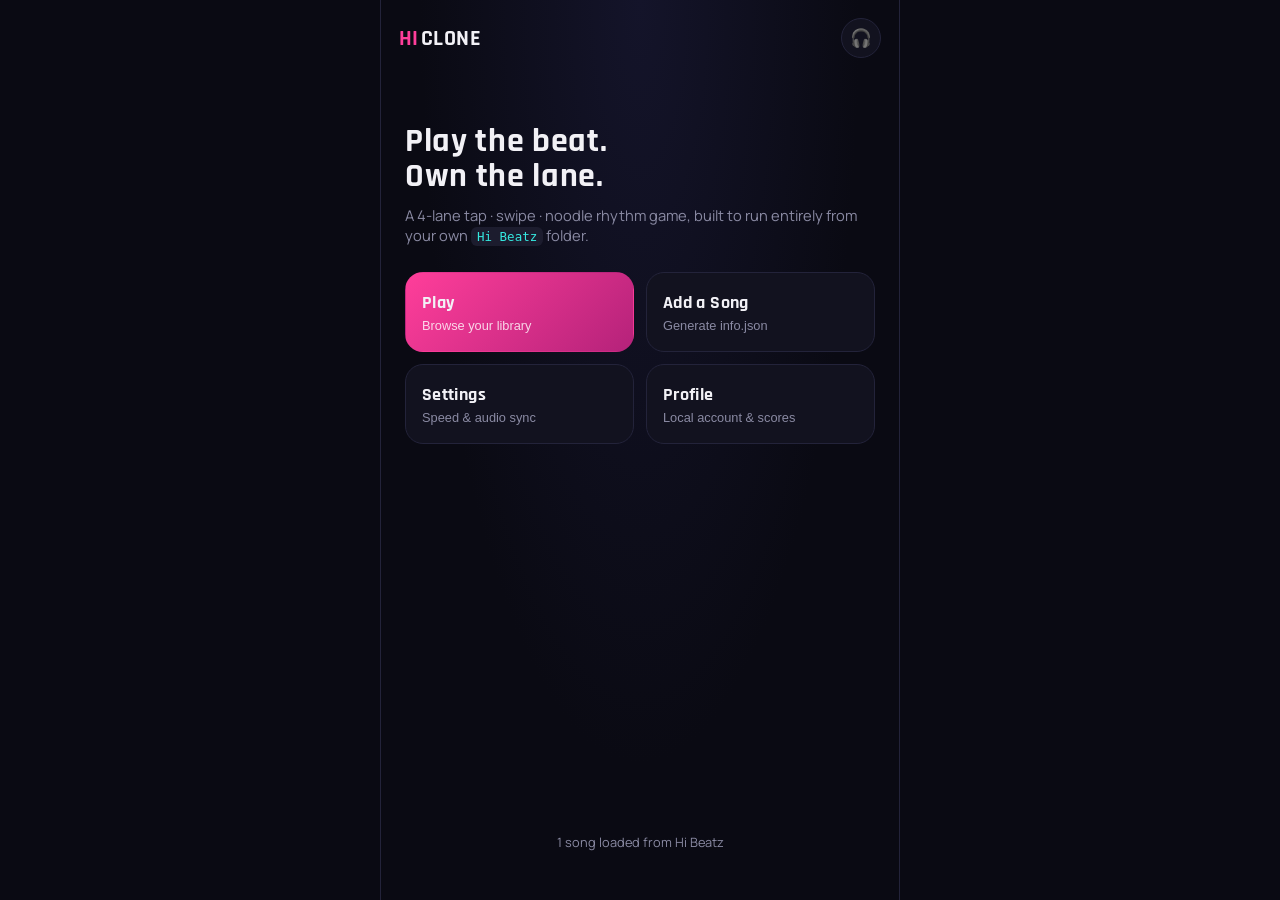
<file: index.html>
<!DOCTYPE html>
<html lang="en">
<head>
<meta charset="UTF-8">
<meta name="viewport" content="width=device-width, initial-scale=1, maximum-scale=1, user-scalable=no">
<title>Hi Clone</title>
<link rel="preconnect" href="https://fonts.googleapis.com">
<link href="https://fonts.googleapis.com/css2?family=Rajdhani:wght@500;600;700&family=Manrope:wght@400;500;700;800&display=swap" rel="stylesheet">
<link rel="stylesheet" href="style.css">
</head>
<body>

<div id="app">

  <!-- ============ HOME ============ -->
  <section id="screen-home" class="screen active">
    <header class="topbar">
      <div class="brand">
        <span class="brand-hi">HI</span><span class="brand-clone">CLONE</span>
      </div>
      <button class="iconbtn" data-nav="profile" aria-label="Profile">
        <span id="profile-avatar">🎧</span>
      </button>
    </header>

    <div class="home-hero">
      <div class="pulse-bar" aria-hidden="true">
        <span></span><span></span><span></span><span></span>
      </div>
      <h1>Play the beat.<br>Own the lane.</h1>
      <p class="sub">A 4-lane tap · swipe · noodle rhythm game, built to run entirely from your own <code>Hi Beatz</code> folder.</p>
    </div>

    <nav class="home-menu">
      <button class="menu-tile primary" data-nav="songselect">
        <span class="tile-label">Play</span>
        <span class="tile-sub">Browse your library</span>
      </button>
      <button class="menu-tile" data-nav="manage">
        <span class="tile-label">Add a Song</span>
        <span class="tile-sub">Generate info.json</span>
      </button>
      <button class="menu-tile" data-nav="settings">
        <span class="tile-label">Settings</span>
        <span class="tile-sub">Speed &amp; audio sync</span>
      </button>
      <button class="menu-tile" data-nav="profile">
        <span class="tile-label">Profile</span>
        <span class="tile-sub">Local account &amp; scores</span>
      </button>
    </nav>

    <p class="home-footnote" id="manifest-status">Loading your library…</p>
  </section>

  <!-- ============ SONG SELECT ============ -->
  <section id="screen-songselect" class="screen">
    <header class="topbar">
      <button class="iconbtn" data-nav="home" aria-label="Back">←</button>
      <div class="title-block">
        <h2>Song Select</h2>
      </div>
      <span></span>
    </header>

    <div id="song-list" class="song-list">
      <!-- populated by js -->
    </div>
  </section>

  <!-- ============ DIFFICULTY PICK ============ -->
  <section id="screen-difficulty" class="screen">
    <header class="topbar">
      <button class="iconbtn" data-nav="songselect" aria-label="Back">←</button>
      <div class="title-block">
        <h2 id="diff-title">Song</h2>
        <p id="diff-artist" class="muted"></p>
      </div>
      <span></span>
    </header>

    <div class="diff-art-wrap">
      <img id="diff-artwork" alt="" />
    </div>

    <div id="diff-chart-list" class="diff-list"></div>

    <button id="diff-play-btn" class="cta-btn" disabled>Select a difficulty</button>
  </section>


   

  <!-- ============ GAMEPLAY ============ -->
  <section id="screen-game" class="screen">

  <!-- ============ GAMEPLAY ============ -->
  <section id="screen-game" class="screen game-screen">
    <div class="game-topline">
      <div class="hud-score" id="hud-score">0</div>
      <button class="iconbtn small" id="pause-btn" aria-label="Pause">❙❙</button>
    </div>

    <div class="disc-header">
      <div class="wave wave-left">
        <span></span><span></span><span></span><span></span><span></span>
      </div>

      <div class="disc-wrap">
        <div class="disc-ring" id="disc-ring">
          <div class="disc-art"><img id="disc-art-img" alt=""></div>
        </div>
        <div class="disc-title" id="disc-title">Song Title</div>
        <div class="combo-arc" id="combo-arc">
          <svg viewBox="0 0 120 40" class="combo-smile"><path d="M14,4 Q60,42 106,4" fill="none" stroke-linecap="round"/></svg>
          <span class="combo-x" id="hud-combo-label">x 0</span>
        </div>
      </div>

      <div class="wave wave-right">
        <span></span><span></span><span></span><span></span><span></span>
      </div>
    </div>

    <div class="game-track-wrap">
      <canvas id="game-canvas"></canvas>
      <div id="judgment-flash" class="judgment-flash"></div>
      <div id="lane-tiles" class="lane-tiles">
        <div class="lane-tile" data-lane="0"><span class="lane-tile-bar"></span></div>
        <div class="lane-tile" data-lane="1"><span class="lane-tile-bar"></span></div>
        <div class="lane-tile" data-lane="2"><span class="lane-tile-bar"></span></div>
        <div class="lane-tile" data-lane="3"><span class="lane-tile-bar"></span></div>
      </div>
      <div id="touch-lanes" class="touch-lanes">
        <div class="touch-lane" data-lane="0"></div>
        <div class="touch-lane" data-lane="1"></div>
        <div class="touch-lane" data-lane="2"></div>
        <div class="touch-lane" data-lane="3"></div>
      </div>
    </div>
  </section>

  <!-- ============ PAUSE OVERLAY ============ -->
  <div id="pause-overlay" class="overlay">
    <div class="overlay-card">
      <h2>Paused</h2>
      <button class="cta-btn" id="resume-btn">Resume</button>
      <button class="ghost-btn" id="restart-btn">Restart</button>
      <button class="ghost-btn" id="quit-btn">Quit to menu</button>
    </div>
  </div>

  <!-- ============ RESULTS ============ -->
  <section id="screen-results" class="screen">
    <header class="topbar">
      <span></span>
      <div class="title-block"><h2>Results</h2></div>
      <span></span>
    </header>

    <div class="results-card">
      <p class="results-song" id="results-song"></p>
      <div class="results-grade" id="results-grade">-</div>
      <div class="results-score" id="results-score">0</div>
      <div class="results-breakdown">
        <div><span class="dot perfect"></span>Perfect <b id="res-perfect">0</b></div>
        <div><span class="dot great"></span>Great <b id="res-great">0</b></div>
        <div><span class="dot good"></span>Good <b id="res-good">0</b></div>
        <div><span class="dot miss"></span>Miss <b id="res-miss">0</b></div>
      </div>
      <div class="results-meta">
        <span>Max Combo: <b id="res-maxcombo">0</b></span>
        <span>Accuracy: <b id="res-accuracy">0%</b></span>
      </div>
    </div>

    <div class="results-actions">
      <button class="cta-btn" id="results-retry">Retry</button>
      <button class="ghost-btn" data-nav="songselect">Song Select</button>
      <button class="ghost-btn" data-nav="home">Home</button>
    </div>
  </section>

  <!-- ============ SETTINGS ============ -->
  <section id="screen-settings" class="screen">
    <header class="topbar">
      <button class="iconbtn" data-nav="home" aria-label="Back">←</button>
      <div class="title-block"><h2>Settings</h2></div>
      <span></span>
    </header>

    <div class="settings-body">
      <div class="setting-block">
        <label for="speed-slider">Scroll Speed <span id="speed-value">1.0×</span></label>
        <input type="range" id="speed-slider" min="0.5" max="3" step="0.1" value="1.0">
      </div>

      <div class="setting-block">
        <label>Audio Sync</label>
        <p class="muted small">Calibrate the delay between what you hear and when you tap. Tap the button in time with the beeps.</p>
        <div class="sync-visual">
          <div id="sync-pulse" class="sync-pulse"></div>
        </div>
        <button class="cta-btn" id="sync-start-btn">Start Calibration</button>
        <p class="small" id="sync-result">Current offset: <b id="sync-offset-display">0 ms</b></p>
      </div>

      <div class="setting-block">
        <label for="key-hint">Lane Keys</label>
        <p class="muted small">D&nbsp;F&nbsp;J&nbsp;K for lanes 1–4. Left / Right arrow keys count as swipe input. Hold the lane key through a noodle note.</p>
      </div>
    </div>
  </section>

  <!-- ============ MANAGE / ADD SONG ============ -->
  <section id="screen-manage" class="screen">
    <header class="topbar">
      <button class="iconbtn" data-nav="home" aria-label="Back">←</button>
      <div class="title-block"><h2>Add a Song</h2></div>
      <span></span>
    </header>

    <div class="settings-body">
      <p class="muted small">Fill this in, then paste the generated JSON into <code>info.json</code> inside your song's folder. Full folder/chart instructions live in <code>Hi Beatz/README.md</code>.</p>

      <div class="setting-block">
        <label for="gen-title">Title</label>
        <input type="text" id="gen-title" placeholder="7 rings">
      </div>
      <div class="setting-block">
        <label for="gen-artist">Artist</label>
        <input type="text" id="gen-artist" placeholder="Ariana Grande">
      </div>
      <div class="setting-block">
        <label for="gen-diff">Difficulty</label>
        <select id="gen-diff">
          <option value="Standard">Standard (_ST)</option>
          <option value="Gold">Gold (_GOLD)</option>
          <option value="Diamond">Diamond (_DIAMOND)</option>
        </select>
      </div>
      <div class="setting-block">
        <label for="gen-bpm">BPM</label>
        <input type="number" id="gen-bpm" placeholder="120">
      </div>
      <div class="setting-block">
        <label for="gen-folder">Folder name (auto)</label>
        <input type="text" id="gen-folder" readonly>
      </div>

      <button class="cta-btn" id="gen-build-btn">Generate info.json</button>

      <div class="setting-block" id="gen-output-wrap" <style="display:none;">
        <label>info.json — save this into your song folder</label>
        <textarea id="gen-output" rows="9" readonly></textarea>
        <button class="ghost-btn" id="gen-copy-btn">Copy</button>
        <p class="muted small">Don't forget to add <code id="gen-folder-echo"></code> to <code>songs.json</code> so the game can find it.</p>
      </div>
    </div>
  </section>

  <!-- ============ PROFILE ============ -->
  <section id="screen-profile" <div class="screen">
    <header class="topbar">
      <button class="iconbtn" data-nav="home" aria-label="Back">←</button>
      <div class="title-block"><h2>Profile</h2></div>
      <span></span>
    </header>

    <div class="settings-body">
      <p class="muted small">This is a local, on-device profile — Hi Clone runs on GitHub Pages with no server, so there's no real login. Your name and scores are saved in this browser only.</p>

      <div class="setting-block">
        <label for="profile-name">Name</label>
        <input type="text" id="profile-name" placeholder="Player">
      </div>
      <div class="setting-block">
        <label>Avatar</label>
        <div class="avatar-grid" id="avatar-grid"></div>
      </div>
      <button class="cta-btn" id="profile-save-btn">Save Profile</button>

      <div class="setting-block">
        <label>High Scores</label>
        <div id="highscore-list" class="highscore-list"></div>
      </div>
    </div>
  </section>

</div>

<script src="js/account.js"></script>
<script src="js/game.js"></script>
<script src="js/main.js"></script>
</body>
</html>
</file>
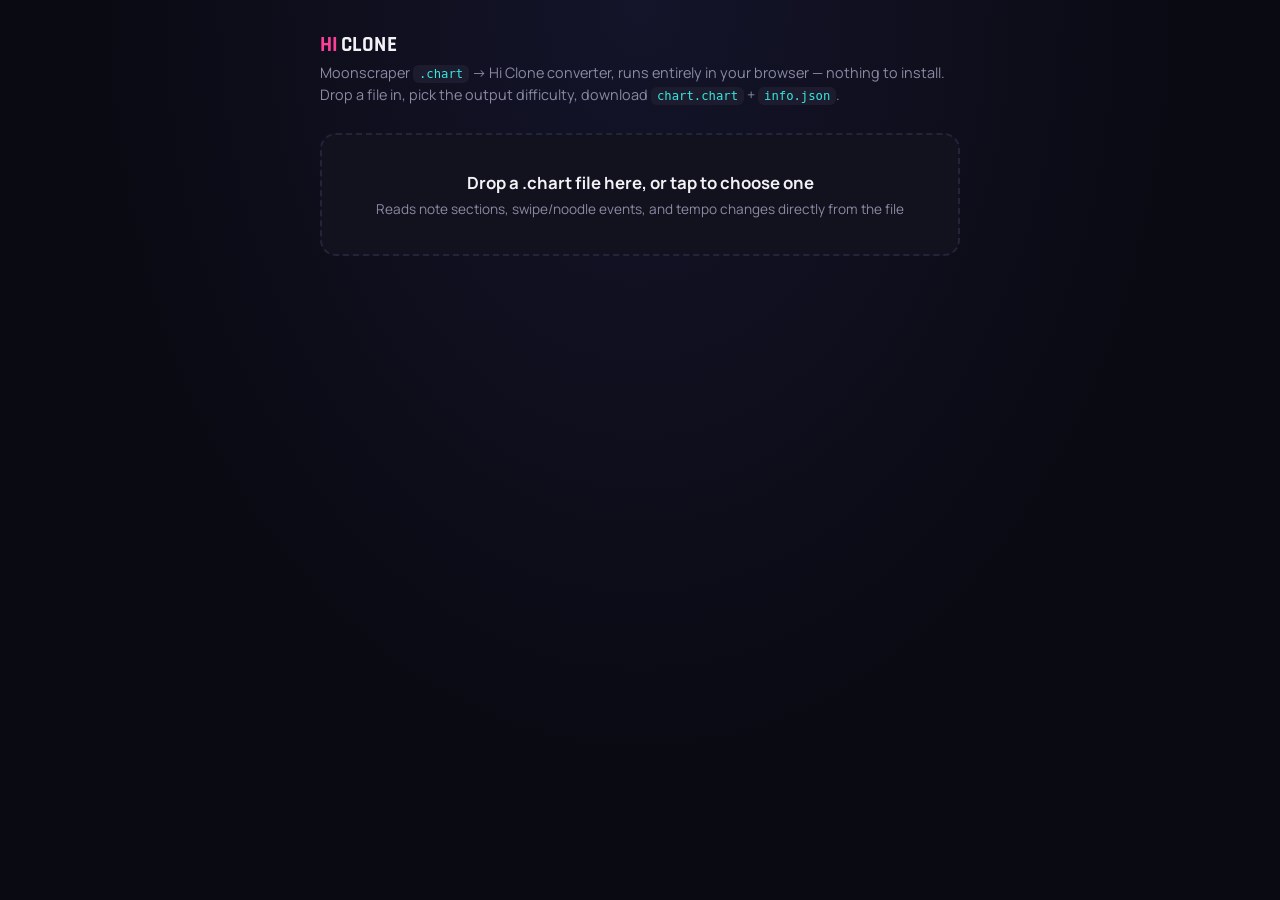
<file: tools/moonscraper-converter.html>
<!DOCTYPE html>
<html lang="en">
<head>
<meta charset="UTF-8">
<meta name="viewport" content="width=device-width, initial-scale=1">
<title>Hi Clone — Moonscraper Converter</title>
<link rel="preconnect" href="https://fonts.googleapis.com">
<link href="https://fonts.googleapis.com/css2?family=Rajdhani:wght@600;700&family=Manrope:wght@400;500;700&display=swap" rel="stylesheet">
<style>
:root{
  --bg:#0a0a13; --bg-raised:#12121f; --line:#23233a; --ink:#f2f1f6; --muted:#8a8aa3;
  --lane1:#ff3e9a; --lane2:#35e8e0; --lane3:#ffc145; --lane4:#9b5de5;
}
*{ box-sizing:border-box; }
body{
  margin:0; min-height:100vh; background:radial-gradient(ellipse at top,#14142a 0%,#0a0a13 60%);
  color:var(--ink); font-family:'Manrope',system-ui,sans-serif; padding:32px 20px 80px;
}
h1,h2,.brand{ font-family:'Rajdhani',sans-serif; letter-spacing:.02em; }
.wrap{ max-width:640px; margin:0 auto; }
.brand{ font-size:1.3rem; font-weight:700; margin-bottom:4px; }
.brand-hi{ color:var(--lane1); } .brand-clone{ color:var(--ink); margin-left:2px; }
.subtitle{ color:var(--muted); font-size:.9rem; margin:0 0 28px; line-height:1.5; }
code{ background:#1c1c2e; padding:2px 6px; border-radius:6px; font-size:.85em; color:var(--lane2); }

.dropzone{
  border:2px dashed var(--line); border-radius:16px; padding:36px 20px; text-align:center;
  cursor:pointer; transition:border-color .15s, background .15s; background:var(--bg-raised);
}
.dropzone.drag{ border-color:var(--lane2); background:#16233a; }
.dropzone .big{ font-weight:700; font-size:1.05rem; margin-bottom:6px; }
.dropzone .small{ color:var(--muted); font-size:.85rem; }
input[type=file]{ display:none; }

.panel{
  margin-top:22px; background:var(--bg-raised); border:1px solid var(--line);
  border-radius:16px; padding:20px; display:none;
}
.panel.show{ display:block; }
.field{ margin-bottom:16px; }
.field label{ display:block; font-weight:700; font-size:.88rem; margin-bottom:6px; }
select, input[type=text]{
  width:100%; padding:11px 13px; border-radius:10px; border:1px solid var(--line);
  background:#0e0e1a; color:var(--ink); font-size:.92rem; font-family:inherit;
}
.row{ display:flex; gap:12px; }
.row .field{ flex:1; }

button.primary{
  width:100%; padding:14px; border:none; border-radius:12px; background:var(--lane1);
  color:#fff; font-weight:700; font-size:.98rem; cursor:pointer; margin-top:4px;
}
button.primary:disabled{ background:#34344a; color:var(--muted); cursor:default; }
button.ghost{
  padding:12px; border:1px solid var(--line); border-radius:12px; background:transparent;
  color:var(--ink); font-weight:600; cursor:pointer; width:100%; margin-top:8px; font-size:.9rem;
}

.result{ margin-top:20px; display:none; }
.result.show{ display:block; }
.stat-row{ display:flex; gap:10px; flex-wrap:wrap; margin-bottom:14px; }
.stat{
  flex:1; min-width:80px; background:#0e0e1a; border:1px solid var(--line); border-radius:10px;
  padding:10px 12px; text-align:center;
}
.stat b{ display:block; font-size:1.3rem; font-family:'Rajdhani',sans-serif; }
.stat.tap b{ color:var(--lane2); } .stat.hold b{ color:var(--lane4); } .stat.swipe b{ color:var(--lane3); }
.warnings{
  background:#241a10; border:1px solid #4a3418; border-radius:10px; padding:12px 14px;
  font-size:.8rem; color:#ffcf8a; max-height:160px; overflow-y:auto; margin-bottom:14px;
}
.warnings div{ margin-bottom:4px; }
.downloads{ display:flex; gap:10px; }
.downloads a{
  flex:1; text-align:center; padding:12px; border-radius:10px; text-decoration:none;
  background:var(--lane2); color:#0a0a13; font-weight:700; font-size:.88rem;
}
.error{
  margin-top:18px; background:#2a1218; border:1px solid #5c1f2b; color:#ff9aa8;
  border-radius:10px; padding:12px 14px; font-size:.85rem; display:none;
}
.error.show{ display:block; }
.filename{ color:var(--lane2); font-weight:700; word-break:break-all; }
</style>
</head>
<body>
<div class="wrap">
  <div class="brand"><span class="brand-hi">HI</span><span class="brand-clone">CLONE</span></div>
  <p class="subtitle">Moonscraper <code>.chart</code> → Hi Clone converter, runs entirely in your browser — nothing to install. Drop a file in, pick the output difficulty, download <code>chart.chart</code> + <code>info.json</code>.</p>

  <div class="dropzone" id="dropzone">
    <div class="big" id="dz-label">Drop a .chart file here, or tap to choose one</div>
    <div class="small" id="dz-sub">Reads note sections, swipe/noodle events, and tempo changes directly from the file</div>
    <input type="file" id="file-input" accept=".chart">
  </div>

  <div class="panel" id="options-panel">
    <div class="field">
      <label for="section-select">Note section</label>
      <select id="section-select"></select>
    </div>
    <div class="row">
      <div class="field">
        <label for="diff-select">Hi Clone difficulty</label>
        <select id="diff-select">
          <option value="Standard">Standard (_ST)</option>
          <option value="Gold">Gold (_GOLD)</option>
          <option value="Diamond" selected>Diamond (_DIAMOND)</option>
        </select>
      </div>
      <div class="field">
        <label for="slug-input">Folder name</label>
        <input type="text" id="slug-input">
      </div>
    </div>
    <button class="primary" id="convert-btn">Convert</button>
  </div>

  <div class="error" id="error-box"></div>

  <div class="result" id="result-panel">
    <div class="stat-row">
      <div class="stat tap"><b id="stat-tap">0</b>taps</div>
      <div class="stat hold"><b id="stat-hold">0</b>hold segs</div>
      <div class="stat swipe"><b id="stat-swipe">0</b>swipes</div>
    </div>
    <div class="warnings" id="warnings-box" style="display:none;"></div>
    <div class="downloads">
      <a id="dl-chart" download="chart.chart">Download chart.chart</a>
      <a id="dl-info" download="info.json">Download info.json</a>
    </div>
    <button class="ghost" id="reset-btn">Convert another file</button>
    <p class="small" style="color:var(--muted); margin-top:14px; line-height:1.5;">
      Put both files in <span class="filename" id="folder-hint"></span> inside your
      <code>Hi Beatz</code> folder, add <code>audio.mp3</code> + <code>artwork.jpg</code>,
      then add the folder name to <code>Hi Beatz/songs.json</code>.
    </p>
  </div>
</div>

<script>
// ---- Direct port of tools/moonscraper_to_hiclone.py — keep in sync with it ----

const FRET_TO_LANE = {0:1, 1:2, 2:3, 3:4};
const DROPPED_FRETS = new Set([4, 7]);
const IGNORED_MODIFIER_FRETS = new Set([5, 6]);
const SWIPE_CODE_RE = /^([lr])([1-4])$/;
const HOLD_EVENT_RE = /^h(\d)>(\d)$/;
const DEFAULT_NOODLE_DUR = 0.5;
const LINE_RE = /^\s*(\d+)\s*=\s*(.+?)\s*$/;
const SECTION_RE = /^\[(.+?)\]\s*$/;

function parseChartSections(text) {
  const sections = {};
  let current = null;
  for (let raw of text.split(/\r?\n/)) {
    const line = raw.trim();
    if (!line || line === '{' || line === '}') continue;
    const m = SECTION_RE.exec(line);
    if (m) { current = m[1]; sections[current] = []; continue; }
    if (current !== null) sections[current].push(line);
  }
  return sections;
}

function parseSongMeta(lines) {
  const meta = { Resolution: 192, Offset: 0.0, Name: null, Artist: null };
  for (const line of lines) {
    const idx = line.indexOf('=');
    if (idx === -1) continue;
    const key = line.slice(0, idx).trim();
    let val = line.slice(idx + 1).trim();
    val = val.replace(/^"|"$/g, '');
    if (key === 'Resolution') meta.Resolution = parseInt(val, 10);
    else if (key === 'Offset') meta.Offset = parseFloat(val);
    else if (key === 'Name') meta.Name = val;
    else if (key === 'Artist') meta.Artist = val;
  }
  return meta;
}

function parseSyncTrack(lines) {
  const tempos = [];
  for (const line of lines) {
    const m = LINE_RE.exec(line);
    if (!m) continue;
    const tick = parseInt(m[1], 10);
    const rest = m[2].split(/\s+/);
    if (rest[0] === 'B' && rest.length >= 2) {
      tempos.push([tick, parseInt(rest[1], 10) / 1000.0]);
    }
  }
  tempos.sort((a, b) => a[0] - b[0]);
  if (!tempos.length || tempos[0][0] !== 0) tempos.unshift([0, 120.0]);
  return tempos;
}

function buildTickToSeconds(tempos, resolution) {
  const cum = [];
  let acc = 0.0;
  for (let i = 0; i < tempos.length; i++) {
    const [tick, bpm] = tempos[i];
    cum.push([tick, acc, bpm]);
    if (i + 1 < tempos.length) {
      const nextTick = tempos[i + 1][0];
      const spt = 60.0 / (bpm * resolution);
      acc += (nextTick - tick) * spt;
    }
  }
  return function tickToSeconds(tick) {
    let seg = cum[0];
    for (const entry of cum) {
      if (entry[0] <= tick) seg = entry; else break;
    }
    const [segTick, segSeconds, bpm] = seg;
    const spt = 60.0 / (bpm * resolution);
    return segSeconds + (tick - segTick) * spt;
  };
}

function parseEvents(lines) {
  const events = {};
  for (const line of lines) {
    const m = LINE_RE.exec(line);
    if (!m) continue;
    const tick = parseInt(m[1], 10);
    const rest = m[2].trim();
    if (!rest.startsWith('E')) continue;
    let text = rest.slice(1).trim().replace(/^"|"$/g, '').trim();
    if (!text) continue;
    (events[tick] = events[tick] || []).push(text);
  }
  return events;
}

function r4(x) { return Math.round(x * 10000) / 10000; }

function parseNotes(lines, eventsByTick, tickToSeconds, offsetSeconds) {
  const rawNotes = [];
  const warnings = [];

  for (const line of lines) {
    const m = LINE_RE.exec(line);
    if (!m) continue;
    const tick = parseInt(m[1], 10);
    const rest = m[2].split(/\s+/);
    if (rest[0] !== 'N' || rest.length < 3) continue;
    const fret = parseInt(rest[1], 10);
    const lengthTicks = parseInt(rest[2], 10);

    if (IGNORED_MODIFIER_FRETS.has(fret)) continue;
    if (DROPPED_FRETS.has(fret)) {
      if (fret === 7) warnings.push(`tick ${tick}: open note dropped (no lane to map it to)`);
      continue;
    }
    if (!(fret in FRET_TO_LANE)) {
      warnings.push(`tick ${tick}: unrecognized fret ${fret}, skipped`);
      continue;
    }
    rawNotes.push([tick, fret, lengthTicks]);
  }

  const notes = [];
  const consumedHoldTicks = new Set();

  // 1. swipes — self-contained
  const swipedLaneAtTick = {};
  for (const tickStr in eventsByTick) {
    const tick = parseInt(tickStr, 10);
    for (const text of eventsByTick[tick]) {
      const m = SWIPE_CODE_RE.exec(text);
      if (m) {
        const lane = parseInt(m[2], 10);
        notes.push({ t: r4(tickToSeconds(tick) + offsetSeconds), lane, type: text });
        (swipedLaneAtTick[tick] = swipedLaneAtTick[tick] || new Set()).add(lane);
      }
    }
  }

  // 2. sustains — plain hold, or hA>B chain
  for (const [tick, fret, lengthTicks] of rawNotes) {
    if (lengthTicks <= 0) continue;
    const lane = FRET_TO_LANE[fret];
    const startTick = tick, endTick = tick + lengthTicks;

    const inside = [];
    for (const tickStr in eventsByTick) {
      const etick = parseInt(tickStr, 10);
      if (startTick < etick && etick <= endTick) {
        for (const text of eventsByTick[etick]) {
          if (HOLD_EVENT_RE.test(text)) inside.push([etick, text]);
        }
      }
    }
    inside.sort((a, b) => a[0] - b[0]);

    if (!inside.length) {
      notes.push({
        t: r4(tickToSeconds(startTick) + offsetSeconds),
        type: `h${lane}>${lane}`,
        dur: r4(tickToSeconds(endTick) - tickToSeconds(startTick))
      });
      continue;
    }

    const boundaries = [startTick, ...inside.map(e => e[0])];
    if (boundaries[boundaries.length - 1] < endTick) boundaries.push(endTick);

    for (let i = 0; i < boundaries.length - 1; i++) {
      const segStart = boundaries[i], segEnd = boundaries[i + 1];
      if (segEnd <= segStart) continue;
      const segType = i === 0 ? `h${lane}>${lane}` : inside[i - 1][1];
      notes.push({
        t: r4(tickToSeconds(segStart) + offsetSeconds),
        type: segType,
        dur: r4(tickToSeconds(segEnd) - tickToSeconds(segStart))
      });
    }
    for (const [etick] of inside) consumedHoldTicks.add(etick);
  }

  // 3. orphan hA>B events
  for (const tickStr in eventsByTick) {
    const tick = parseInt(tickStr, 10);
    if (consumedHoldTicks.has(tick)) continue;
    for (const text of eventsByTick[tick]) {
      if (HOLD_EVENT_RE.test(text)) {
        notes.push({ t: r4(tickToSeconds(tick) + offsetSeconds), type: text, dur: DEFAULT_NOODLE_DUR });
        warnings.push(`tick ${tick}: noodle event ${text} has no covering sustain — used default ${DEFAULT_NOODLE_DUR}s duration, check by hand`);
      }
    }
  }

  // 4. plain taps
  for (const [tick, fret, lengthTicks] of rawNotes) {
    if (lengthTicks > 0) continue;
    const lane = FRET_TO_LANE[fret];
    if (swipedLaneAtTick[tick] && swipedLaneAtTick[tick].has(lane)) continue;
    notes.push({ t: r4(tickToSeconds(tick) + offsetSeconds), lane, type: 'tap' });
  }

  notes.sort((a, b) => a.t - b.t);
  return { notes, warnings };
}

function convert(text, sectionName) {
  const sections = parseChartSections(text);
  if (!('Song' in sections)) throw new Error('No [Song] section found — is this a valid .chart file?');
  if (!(sectionName in sections)) throw new Error(`Section [${sectionName}] not found in this file.`);

  const meta = parseSongMeta(sections['Song']);
  const tempos = parseSyncTrack(sections['SyncTrack'] || []);
  const tickToSeconds = buildTickToSeconds(tempos, meta.Resolution);

  const eventsByTick = {};
  for (const srcLines of [sections['Events'] || [], sections[sectionName]]) {
    const ev = parseEvents(srcLines);
    for (const tickStr in ev) {
      const tick = parseInt(tickStr, 10);
      (eventsByTick[tick] = eventsByTick[tick] || []).push(...ev[tick]);
    }
  }

  const { notes, warnings } = parseNotes(sections[sectionName], eventsByTick, tickToSeconds, meta.Offset);

  const chartOut = { bpm: Math.round(tempos[0][1] * 1000) / 1000, offset: 0, notes };
  const infoOut = {
    title: meta.Name || 'Untitled',
    artist: meta.Artist || 'Unknown Artist',
    difficulty: 'Standard',
    bpm: chartOut.bpm,
    audio: 'audio.mp3',
    artwork: 'artwork.jpg',
    chart: 'chart.chart'
  };

  return { chartOut, infoOut, warnings, sections };
}

// ---------------- UI wiring ----------------

let fileText = null, fileBaseName = '';

const dropzone = document.getElementById('dropzone');
const fileInput = document.getElementById('file-input');
const optionsPanel = document.getElementById('options-panel');
const sectionSelect = document.getElementById('section-select');
const diffSelect = document.getElementById('diff-select');
const slugInput = document.getElementById('slug-input');
const convertBtn = document.getElementById('convert-btn');
const errorBox = document.getElementById('error-box');
const resultPanel = document.getElementById('result-panel');

function showError(msg) {
  errorBox.textContent = msg;
  errorBox.classList.add('show');
}
function clearError() { errorBox.classList.remove('show'); errorBox.textContent = ''; }

function slugify(s) {
  return s.toLowerCase().replace(/[^a-z0-9]+/g, '').slice(0, 30) || 'song';
}
const DIFF_CODE = { Standard: 'ST', Gold: 'GOLD', Diamond: 'DIAMOND' };

function handleFile(file) {
  clearError();
  resultPanel.classList.remove('show');
  fileBaseName = file.name.replace(/\.chart$/i, '');
  const reader = new FileReader();
  reader.onload = () => {
    fileText = reader.result;
    try {
      const sections = parseChartSections(fileText);
      const noteSections = Object.keys(sections).filter(s => !['Song', 'SyncTrack', 'Events'].includes(s));
      if (!noteSections.length) {
        showError('No note sections (like ExpertSingle) found in this file.');
        optionsPanel.classList.remove('show');
        return;
      }
      sectionSelect.innerHTML = noteSections.map(s => `<option value="${s}">${s}</option>`).join('');
      const meta = parseSongMeta(sections['Song'] || []);
      slugInput.value = slugify(meta.Name || fileBaseName);
      document.getElementById('dz-label').textContent = file.name;
      document.getElementById('dz-sub').textContent = 'Loaded — pick options below, then convert';
      optionsPanel.classList.add('show');
    } catch (e) {
      showError('Could not read this file: ' + e.message);
    }
  };
  reader.readAsText(file);
}

dropzone.addEventListener('click', () => fileInput.click());
fileInput.addEventListener('change', () => { if (fileInput.files[0]) handleFile(fileInput.files[0]); });
['dragenter', 'dragover'].forEach(evt =>
  dropzone.addEventListener(evt, e => { e.preventDefault(); dropzone.classList.add('drag'); }));
['dragleave', 'drop'].forEach(evt =>
  dropzone.addEventListener(evt, e => { e.preventDefault(); dropzone.classList.remove('drag'); }));
dropzone.addEventListener('drop', e => {
  const file = e.dataTransfer.files[0];
  if (file) handleFile(file);
});

convertBtn.addEventListener('click', () => {
  clearError();
  try {
    const result = convert(fileText, sectionSelect.value);
    result.infoOut.difficulty = diffSelect.value;

    document.getElementById('stat-tap').textContent = result.chartOut.notes.filter(n => n.type === 'tap').length;
    document.getElementById('stat-hold').textContent = result.chartOut.notes.filter(n => n.type.startsWith('h') && n.type.includes('>')).length;
    document.getElementById('stat-swipe').textContent = result.chartOut.notes.filter(n => /^[lr][1-4]$/.test(n.type)).length;

    const warningsBox = document.getElementById('warnings-box');
    if (result.warnings.length) {
      warningsBox.style.display = 'block';
      warningsBox.innerHTML = result.warnings.map(w => `<div>⚠ ${w}</div>`).join('');
    } else {
      warningsBox.style.display = 'none';
    }

    const chartBlob = new Blob([JSON.stringify(result.chartOut, null, 2)], { type: 'application/json' });
    const infoBlob = new Blob([JSON.stringify(result.infoOut, null, 2)], { type: 'application/json' });
    document.getElementById('dl-chart').href = URL.createObjectURL(chartBlob);
    document.getElementById('dl-info').href = URL.createObjectURL(infoBlob);

    const slug = slugInput.value.trim() || slugify(fileBaseName);
    const folderName = `${slug}_${DIFF_CODE[diffSelect.value]}`;
    document.getElementById('folder-hint').textContent = `Hi Beatz/${folderName}/`;

    resultPanel.classList.add('show');
  } catch (e) {
    showError(e.message);
  }
});

document.getElementById('reset-btn').addEventListener('click', () => {
  fileText = null;
  fileInput.value = '';
  optionsPanel.classList.remove('show');
  resultPanel.classList.remove('show');
  document.getElementById('dz-label').textContent = 'Drop a .chart file here, or tap to choose one';
  document.getElementById('dz-sub').textContent = 'Reads note sections, swipe/noodle events, and tempo changes directly from the file';
});
</script>
</body>
</html>
</file>
<file: style.css>
:root{
  --bg: #0a0a13;
  --bg-raised: #12121f;
  --line: #23233a;
  --ink: #f2f1f6;
  --muted: #8a8aa3;
  --lane1: #ff3e9a; /* magenta */
  --lane2: #35e8e0; /* cyan */
  --lane3: #ffc145; /* amber */
  --lane4: #9b5de5; /* violet */
  --standard: #35e8e0;
  --gold: #ffc145;
  --diamond: #ff3e9a;
  --perfect: #35e8e0;
  --great: #9b5de5;
  --good: #ffc145;
  --miss: #ff4d5e;
  --radius: 18px;
  font-size: 16px;
}

*{ box-sizing: border-box; }

html, body{
  margin: 0;
  height: 100%;
  background: var(--bg);
  color: var(--ink);
  font-family: 'Manrope', system-ui, sans-serif;
  overflow: hidden;
  -webkit-tap-highlight-color: transparent;
}

h1, h2, .brand, .tile-label, .hud-combo, .results-score, .results-grade{
  font-family: 'Rajdhani', sans-serif;
  letter-spacing: 0.02em;
}

code{
  background: #1c1c2e;
  padding: 2px 6px;
  border-radius: 6px;
  font-size: 0.85em;
  color: var(--lane2);
}

#app{
  position: relative;
  width: 100%;
  height: 100vh;
  height: 100dvh;
  max-width: 520px;
  margin: 0 auto;
  background: radial-gradient(ellipse at top, #14142a 0%, #0a0a13 60%);
}

.screen{
  position: absolute;
  inset: 0;
  display: none;
  flex-direction: column;
  overflow-y: auto;
  padding-bottom: 24px;
}
.screen.active{ display: flex; }

/* ---------- topbar ---------- */
.topbar{
  display: flex;
  align-items: center;
  justify-content: space-between;
  padding: 18px 18px 8px;
  flex-shrink: 0;
}
.title-block{ text-align: center; }
.title-block h2{ margin: 0; font-size: 1.3rem; font-weight: 700; }
.title-block .muted{ margin: 2px 0 0; }

.iconbtn{
  width: 40px; height: 40px;
  border-radius: 50%;
  border: 1px solid var(--line);
  background: var(--bg-raised);
  color: var(--ink);
  font-size: 1.1rem;
  display: flex; align-items: center; justify-content: center;
  cursor: pointer;
}
.iconbtn.small{ width: 34px; height: 34px; font-size: 0.9rem; }

/* ---------- home ---------- */
.brand{ font-size: 1.4rem; font-weight: 700; }
.brand-hi{ color: var(--lane1); }
.brand-clone{ color: var(--ink); margin-left: 2px; }

.home-hero{ padding: 12px 24px 4px; }
.pulse-bar{ display:flex; gap:6px; height: 28px; margin-bottom: 18px; align-items:flex-end; }
.pulse-bar span{
  flex:1; border-radius: 4px;
  animation: pulse 1.1s ease-in-out infinite;
}
.pulse-bar span:nth-child(1){ background: var(--lane1); animation-delay: 0s; }
.pulse-bar span:nth-child(2){ background: var(--lane2); animation-delay: .15s; }
.pulse-bar span:nth-child(3){ background: var(--lane3); animation-delay: .3s; }
.pulse-bar span:nth-child(4){ background: var(--lane4); animation-delay: .45s; }
@keyframes pulse{
  0%, 100%{ height: 8px; opacity:.5; }
  50%{ height: 28px; opacity: 1; }
}

.home-hero h1{
  font-size: 2.1rem;
  line-height: 1.05;
  margin: 0 0 10px;
  font-weight: 700;
}
.home-hero .sub{ color: var(--muted); font-size: 0.92rem; line-height: 1.4; margin: 0; }

.home-menu{
  display: grid;
  grid-template-columns: 1fr 1fr;
  gap: 12px;
  padding: 22px 24px;
}
.menu-tile{
  background: var(--bg-raised);
  border: 1px solid var(--line);
  border-radius: var(--radius);
  padding: 18px 16px;
  text-align: left;
  color: var(--ink);
  cursor: pointer;
  display: flex; flex-direction: column; gap: 4px;
  transition: transform .12s ease, border-color .12s ease;
}
.menu-tile:active{ transform: scale(.97); }
.menu-tile.primary{
  background: linear-gradient(135deg, var(--lane1), #b5227a);
  border-color: transparent;
}
.tile-label{ font-size: 1.15rem; font-weight: 700; }
.tile-sub{ font-size: 0.8rem; color: var(--muted); }
.menu-tile.primary .tile-sub{ color: rgba(255,255,255,.8); }

.home-footnote{
  text-align: center;
  color: var(--muted);
  font-size: 0.8rem;
  margin-top: auto;
  padding: 12px;
}

/* ---------- song select ---------- */
.song-list{ padding: 8px 18px; display:flex; flex-direction:column; gap:10px; }
.song-card{
  display:flex; align-items:center; gap:12px;
  background: var(--bg-raised);
  border: 1px solid var(--line);
  border-radius: 14px;
  padding: 10px;
  cursor: pointer;
}
.song-card img{
  width: 52px; height: 52px; border-radius: 10px; object-fit: cover;
  background: #1c1c2e;
}
.song-card .song-meta{ flex: 1; min-width:0; }
.song-card .song-title{ font-weight: 700; font-size: 0.98rem; white-space:nowrap; overflow:hidden; text-overflow:ellipsis; }
.song-card .song-artist{ color: var(--muted); font-size: 0.82rem; white-space:nowrap; overflow:hidden; text-overflow:ellipsis; }
.diff-chips{ display:flex; gap:4px; }
.diff-chip{
  width: 10px; height: 10px; border-radius: 50%;
}
.diff-chip.Standard{ background: var(--standard); }
.diff-chip.Gold{ background: var(--gold); }
.diff-chip.Diamond{ background: var(--diamond); }
.empty-state{
  margin: 40px 20px; text-align:center; color: var(--muted); font-size: 0.9rem; line-height:1.5;
}

/* ---------- difficulty ---------- */
.diff-art-wrap{ padding: 8px 24px; }
.diff-art-wrap img{
  width: 100%; aspect-ratio: 1/1; object-fit: cover;
  border-radius: var(--radius);
  background: #1c1c2e;
}
.diff-list{ padding: 14px 24px; display:flex; flex-direction:column; gap: 10px; }
.diff-row{
  display:flex; justify-content: space-between; align-items:center;
  padding: 14px 16px;
  border-radius: 12px;
  border: 1px solid var(--line);
  background: var(--bg-raised);
  cursor: pointer;
}
.diff-row.selected{ border-color: var(--ink); }
.diff-row .diff-name{ font-weight: 700; }
.diff-row.Standard .diff-name{ color: var(--standard); }
.diff-row.Gold .diff-name{ color: var(--gold); }
.diff-row.Diamond .diff-name{ color: var(--diamond); }
.diff-row .diff-best{ color: var(--muted); font-size: 0.82rem; }

.cta-btn{
  margin: 10px 24px;
  padding: 15px;
  border: none;
  border-radius: 14px;
  background: var(--lane1);
  color: #fff;
  font-weight: 700;
  font-size: 1rem;
  cursor: pointer;
}
.cta-btn:disabled{ background: #34344a; color: var(--muted); }
.ghost-btn{
  margin: 6px 24px;
  padding: 13px;
  border: 1px solid var(--line);
  border-radius: 14px;
  background: transparent;
  color: var(--ink);
  font-weight: 600;
  cursor: pointer;
}

/* ---------- gameplay ---------- */
.game-screen{ padding: 0; background: #05050a; display: flex; flex-direction: column; }

.game-topline{
  display:flex; align-items:center; justify-content:space-between;
  padding: 14px 18px 0;
  flex-shrink: 0;
}
.hud-score{ font-family:'Rajdhani',sans-serif; font-size:1.4rem; font-weight:700; letter-spacing:0.02em; }

.disc-header{
  display:flex; align-items:center; justify-content:center;
  gap: 6px;
  padding: 6px 6px 10px;
  flex-shrink: 0;
}

.wave{ flex: 1; display:flex; align-items:center; justify-content:center; gap:4px; height: 46px; max-width: 70px; }
.wave span{
  width: 4px; border-radius: 3px;
  background: linear-gradient(#5ad1ff, #1b6fb8);
  animation: pulse 1s ease-in-out infinite;
}
.wave-left span:nth-child(1){ height:10px; animation-delay:0s;}
.wave-left span:nth-child(2){ height:26px; animation-delay:.1s;}
.wave-left span:nth-child(3){ height:40px; animation-delay:.2s;}
.wave-left span:nth-child(4){ height:20px; animation-delay:.3s;}
.wave-left span:nth-child(5){ height:12px; animation-delay:.4s;}
.wave-right span:nth-child(1){ height:12px; animation-delay:.05s;}
.wave-right span:nth-child(2){ height:22px; animation-delay:.15s;}
.wave-right span:nth-child(3){ height:38px; animation-delay:.25s;}
.wave-right span:nth-child(4){ height:24px; animation-delay:.35s;}
.wave-right span:nth-child(5){ height:10px; animation-delay:.45s;}

.disc-wrap{ display:flex; flex-direction:column; align-items:center; width: 190px; flex-shrink:0; }

.disc-ring{
  position: relative;
  width: 168px; height: 168px;
  border-radius: 50%;
  background: radial-gradient(circle at 50% 30%, #1a4a7a 0%, #0a1830 70%);
  border: 3px solid #bcd9f5;
  box-shadow: 0 0 0 8px rgba(120,190,255,0.12), 0 0 40px 6px rgba(90,180,255,0.45);
  display:flex; align-items:center; justify-content:center;
}
.disc-ring::before, .disc-ring::after{
  content: ''; position:absolute; left:50%; width:14px; height:14px;
  background:#0a0a13; border-radius:50%; transform: translateX(-50%);
}
.disc-ring::before{ top: -4px; }
.disc-ring::after{ bottom: -4px; }

.disc-art{
  width: 128px; height: 128px; border-radius: 50%; overflow:hidden;
  background: #10233c;
  animation: spin 6s linear infinite paused;
}
.disc-ring.playing .disc-art{ animation-play-state: running; }
.disc-art img{ width:100%; height:100%; object-fit:cover; }
@keyframes spin{ to{ transform: rotate(360deg); } }

.disc-title{
  margin-top: 8px;
  font-family:'Rajdhani',sans-serif; font-weight:700; letter-spacing:0.04em;
  font-size: 0.95rem; text-transform: uppercase;
  max-width: 190px; text-align:center; white-space:nowrap; overflow:hidden; text-overflow:ellipsis;
}

.combo-arc{ position:relative; width: 130px; height: 34px; margin-top: 2px; display:flex; align-items:center; justify-content:center; opacity:0; transition: opacity .15s; }
.combo-arc.show{ opacity:1; }
.combo-smile{ position:absolute; inset:0; width:100%; height:100%; }
.combo-smile path{ stroke: #ff3e9a; stroke-width: 5; }
.combo-x{ position:relative; font-family:'Rajdhani',sans-serif; font-weight:700; font-size:1.05rem; color:#fff; text-shadow: 0 0 8px rgba(255,62,154,.8); }

.game-track-wrap{ position: relative; flex: 1; min-height: 0; }
#game-canvas{ position:absolute; inset:0; width:100%; height:100%; display:block; z-index: 1; }

.lane-tiles{
  position:absolute; left:0; right:0; bottom:0; height: 19%;
  display:flex; gap: 8px; padding: 0 8px 10px;
  z-index: 2; pointer-events: none;
}
.lane-tile{
  flex:1; position:relative; border-radius: 14px;
  background: linear-gradient(160deg, rgba(255,255,255,0.22) 0%, rgba(255,255,255,0.05) 35%, rgba(255,255,255,0.10) 100%);
  border: 1px solid rgba(255,255,255,0.28);
  box-shadow: inset 0 2px 6px rgba(255,255,255,0.25), inset 0 -8px 14px rgba(0,0,0,0.35);
  overflow: hidden;
  transition: border-color .08s, box-shadow .08s, transform .08s;
}
.lane-tile-bar{
  position:absolute; left: 14%; right: 14%; top: 46%; height: 8px;
  border-radius: 4px;
  background: rgba(255,255,255,0.85);
  box-shadow: 0 0 6px rgba(255,255,255,0.6);
}
.lane-tile.active{
  border-color: #ffe066;
  box-shadow: 0 0 0 2px #ffe066, 0 0 22px 4px rgba(255,224,102,0.75), inset 0 2px 6px rgba(255,255,255,0.4);
  transform: scale(0.96);
}
.lane-tile.active .lane-tile-bar{ background: #fff8dc; box-shadow: 0 0 10px #ffe066; }

.touch-lanes{ position:absolute; inset:0; display:flex; z-index: 4; }
.touch-lane{ flex:1; }

.judgment-flash{
  position:absolute; left:50%; top:26%; transform: translate(-50%,-50%) scale(1);
  font-family:'Rajdhani',sans-serif; font-weight:700; font-size:2.1rem;
  letter-spacing: 0.03em;
  text-shadow: 0 0 18px currentColor;
  opacity:0; pointer-events:none; z-index:6; transition: opacity .12s, transform .12s;
}

/* ---------- overlays ---------- */
.overlay{
  position:absolute; inset:0; z-index: 20;
  background: rgba(5,5,10,.85);
  display:none; align-items:center; justify-content:center;
}
.overlay.active{ display:flex; }
.overlay-card{
  background: var(--bg-raised);
  border: 1px solid var(--line);
  border-radius: var(--radius);
  padding: 26px;
  width: 80%;
  max-width: 320px;
  text-align:center;
}
.overlay-card h2{ margin-top:0; }

/* ---------- results ---------- */
.results-card{
  margin: 20px 24px;
  background: var(--bg-raised);
  border: 1px solid var(--line);
  border-radius: var(--radius);
  padding: 26px;
  text-align:center;
}
.results-song{ color: var(--muted); margin: 0 0 8px; font-size: 0.85rem; }
.results-grade{ font-size: 3.2rem; font-weight:700; color: var(--lane1); line-height:1; }
.results-score{ font-size: 1.6rem; font-weight:700; margin: 6px 0 18px; }
.results-breakdown{ display:grid; grid-template-columns: 1fr 1fr; gap: 10px; text-align:left; font-size:0.88rem; }
.results-breakdown div{ display:flex; align-items:center; gap:6px; }
.dot{ width:9px; height:9px; border-radius:50%; display:inline-block; }
.dot.perfect{ background: var(--perfect); }
.dot.great{ background: var(--great); }
.dot.good{ background: var(--good); }
.dot.miss{ background: var(--miss); }
.results-meta{ display:flex; justify-content:space-between; margin-top:18px; font-size:0.85rem; color:var(--muted); }
.results-actions{ padding: 0 0 20px; }

/* ---------- settings / manage / profile shared ---------- */
.settings-body{ padding: 6px 24px 30px; display:flex; flex-direction:column; gap: 22px; }
.setting-block label{ font-weight:700; font-size:0.95rem; display:block; margin-bottom:8px; }
.setting-block .small{ font-size: 0.8rem; }
.muted{ color: var(--muted); }

input[type="text"], input[type="number"], select, textarea{
  width: 100%;
  padding: 12px 14px;
  border-radius: 12px;
  border: 1px solid var(--line);
  background: var(--bg-raised);
  color: var(--ink);
  font-size: 0.95rem;
  font-family: inherit;
}
textarea{ resize: vertical; font-family: monospace; font-size: 0.78rem; }

input[type="range"]{ width: 100%; accent-color: var(--lane1); }

.sync-visual{ display:flex; justify-content:center; padding: 10px 0; }
.sync-pulse{
  width: 60px; height: 60px; border-radius: 50%;
  background: var(--bg-raised);
  border: 2px solid var(--lane2);
}
.sync-pulse.hit{ background: var(--lane2); }

.avatar-grid{ display:flex; gap:10px; flex-wrap:wrap; }
.avatar-opt{
  width: 44px; height:44px; border-radius:50%;
  display:flex; align-items:center; justify-content:center;
  background: var(--bg-raised); border: 2px solid transparent; font-size:1.3rem; cursor:pointer;
}
.avatar-opt.selected{ border-color: var(--lane1); }

.highscore-list{ display:flex; flex-direction:column; gap:8px; }
.highscore-row{
  display:flex; justify-content:space-between;
  background: var(--bg-raised); border:1px solid var(--line);
  border-radius:10px; padding:10px 14px; font-size:0.85rem;
}

@media (min-width: 560px){
  #app{ border-left: 1px solid var(--line); border-right: 1px solid var(--line); }
}
</file>
